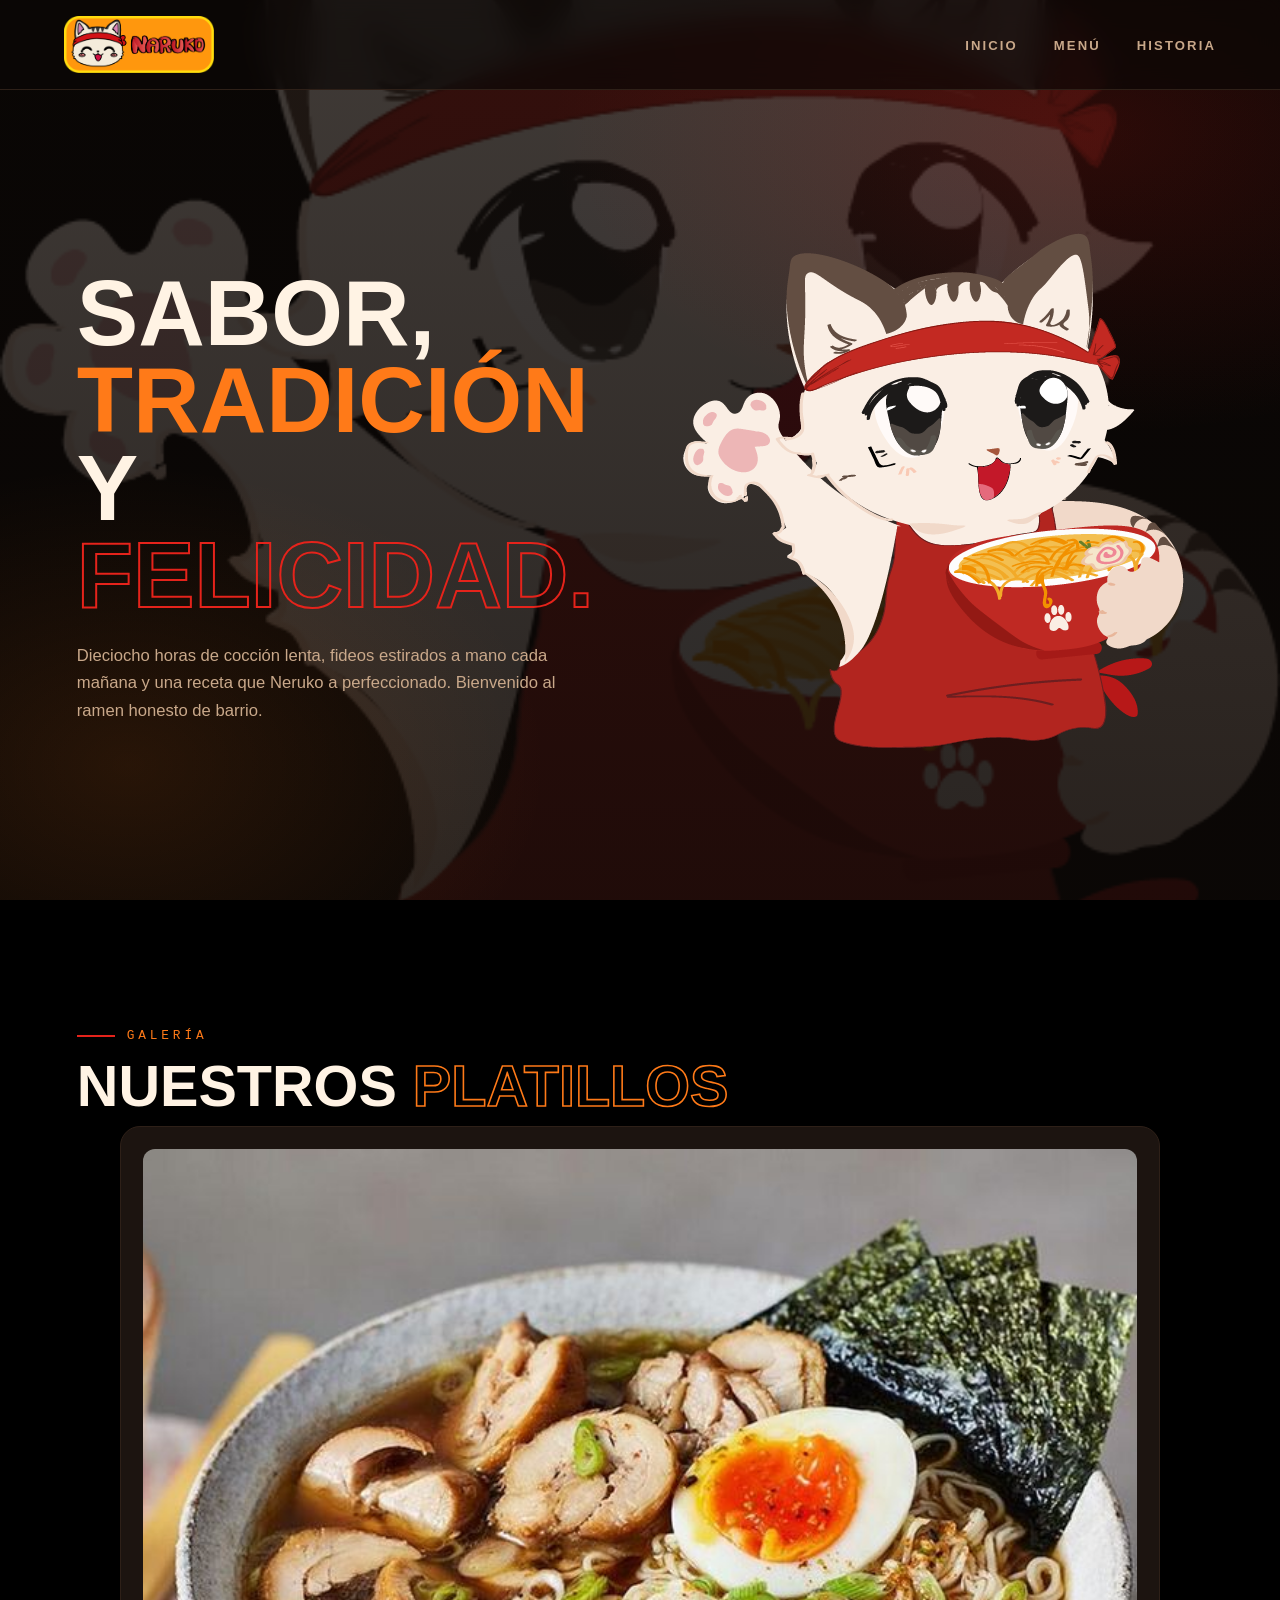
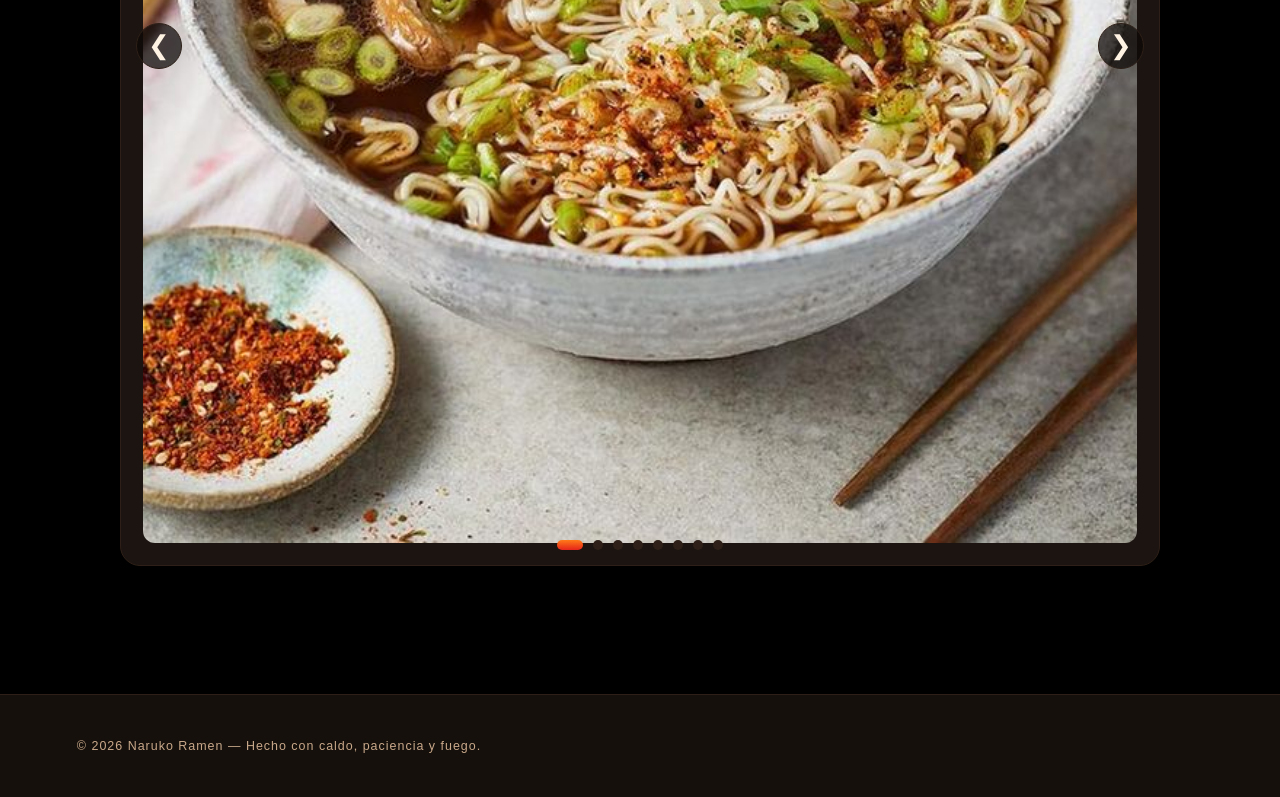
<file: index.html>
<!DOCTYPE html>
<html lang="es">
<head>
    <meta charset="UTF-8">
    <meta name="viewport" content="width=device-width, initial-scale=1.0">
    <title>Naruko</title>
    <link rel="stylesheet" href="estilo.css">
    <script src="ds.js" defer></script>
  
</head>
<body>

<!--  BARRA DE NAVEGACIÓN  -->
<!-- Barra fija superior: contiene el logo y el menú de enlaces -->
    <nav class="barra-navegacion">
        <!-- Logo de la página; al hacer clic lleva al inicio (#inicio) -->
        <a class="marca" href="#inicio">
        <img src="img/logo_final.png" alt="" width="150">
        </a>
        <!-- Botón hamburguesa: solo se ve en celulares, abre/cierra el menú -->
        <button class="boton-menu" id="botonMenu" aria-label="Abrir menú" aria-expanded="false">
            <span></span>
            <span></span>
            <span></span>
        </button>
        <!-- Lista de enlaces del menú. Cada uno lleva a una sección de la página -->
        <ul class="contenedor-enlaces" id="listaEnlaces">
            <li><a href="index.html">Inicio</a></li>
            <li><a href="menu.html">Menú</a></li>
            <li><a href="historia.html">Historia</a></li>

        </ul>
    </nav>

    <!-- Fondo oscuro que aparece detrás del menú en celulares.
         Sirve para cerrar el menú tocando afuera de él -->
    <div class="capa-menu" id="capaMenu"></div>

<!--  PORTADA (HERO)  -->
<!-- Es la primera pantalla que ve el usuario: título grande, descripción y botones -->
    <header class="portada" id="inicio">
        <div class="texto-portada">
            <!-- Texto decorativo japonés (queda vacío, se llena por CSS si se desea) -->
            <span class="texto-japones"></span>
            <!-- Título principal. <em> resalta en color y .texto-contorno crea texto con borde -->
            <h1>SABOR,<br><em>TRADICIÓN  </em> Y<br><span class="texto-contorno">FELICIDAD.</span></h1>
            <!-- Párrafo de bienvenida -->
            <p>Dieciocho horas de cocción lenta, fideos estirados a mano cada mañana y una receta que Neruko a perfeccionado. Bienvenido al ramen honesto de barrio.</p>
            <!-- Fila que agrupa los botones de llamada a la acción (CTA) -->

        </div>
        <!-- Capa visual decorativa de la mascota Neruko (lado derecho) -->
           <div class="capa-visual">
            <img src="img/neruko%20para%20la%20pagina.png" alt="Conoce a Neruko">
        </div>

    </header>

<!--  CARRUSEL DE PLATILLOS  -->
<!-- Muestra las fotos del menú una a la vez, con flechas y puntitos de navegación -->
    <section class="seccion bloque-carrusel" aria-label="Galería de platillos">
        <p class="etiqueta-seccion">GALERÍA</p>
        <h2 class="titulo-seccion">NUESTROS <em>PLATILLOS</em></h2>

        <div class="carrusel">
            <!-- Ventana que recorta: solo se ve la imagen actual -->
            <div class="ventana-carrusel">
                <!-- Fila deslizante: el JavaScript la mueve con transform -->
                <div class="pista-carrusel" id="pistaCarrusel">
                    <div class="imagen-carrusel"><img src="img/Shoyu%20Cl%C3%A1sico.jpg" alt="Shoyu Clásico"></div>
                    <div class="imagen-carrusel"><img src="img/Miso%20Robusto.jpg" alt="Miso Robusto"></div>
                    <div class="imagen-carrusel"><img src="img/Tonkotsu%20Kuro.jpg" alt="Tonkotsu Kuro"></div>
                    <div class="imagen-carrusel"><img src="img/Tantanmen%20Fuego.jpg" alt="Tantanmen Fuego"></div>
                    <div class="imagen-carrusel"><img src="img/Yuzu%20Shio.jpg" alt="Yuzu Shio"></div>
                    <div class="imagen-carrusel"><img src="img/Kinoku%20Veggie.jpg" alt="Kinoku Veggie"></div>
                    <div class="imagen-carrusel"><img src="img/Gyoza.jpg" alt="Gyoza"></div>
                    <div class="imagen-carrusel"><img src="img/Sushi.jpg" alt="Sushi"></div>
                </div>
            </div>

            <!-- Flechas laterales para cambiar de imagen -->
            <button class="boton-carrusel anterior" id="flechaAnterior" aria-label="Imagen anterior">&#10094;</button>
            <button class="boton-carrusel siguiente" id="flechaSiguiente" aria-label="Imagen siguiente">&#10095;</button>

            <!-- Puntitos indicadores: los crea el JavaScript -->
            <div class="puntos-carrusel" id="puntosCarrusel"></div>
        </div>
    </section>

<!--  PIE DE PÁGINA  -->
<!-- Cierre de la página: derechos de autor y redes sociales -->
    <footer class="pie-pagina">
        <!-- Texto de copyright. El año lo inserta JavaScript en el <span id="anio"> -->
        <p>© <span id="anio"></span> Naruko Ramen — Hecho con caldo, paciencia y fuego.</p>

        <!-- Enlaces a redes sociales (abren en pestaña nueva) -->
        <div class="redes-sociales">
    <a href="https://instagram.com/tu-usuario" target="_blank" rel="noopener" aria-label="Instagram">

    </a>
    <a href="https://tiktok.com/@tu-usuario" target="_blank" rel="noopener" aria-label="TikTok">

    </a>
    <a href="https://wa.me/51955550189" target="_blank" rel="noopener" aria-label="WhatsApp">

    </a>
</div>
    </footer>

</body>
</html>
</file>
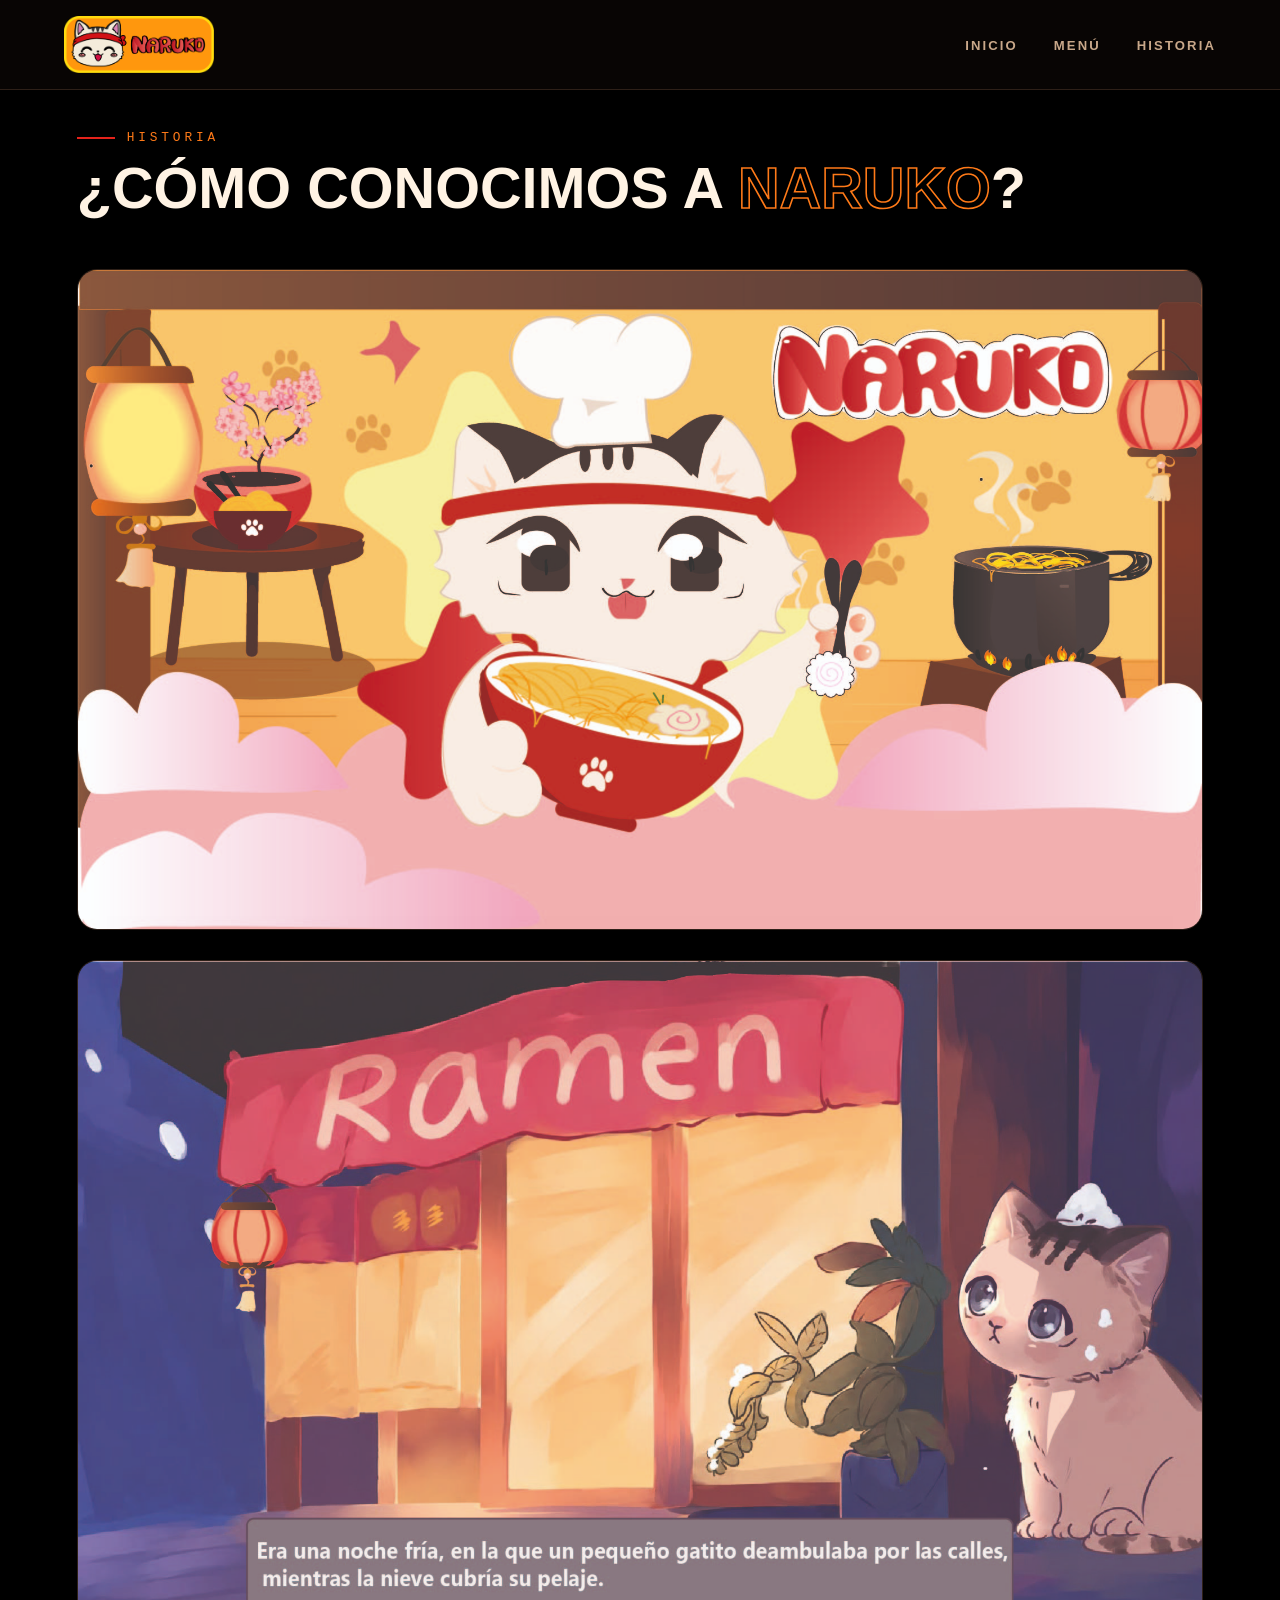
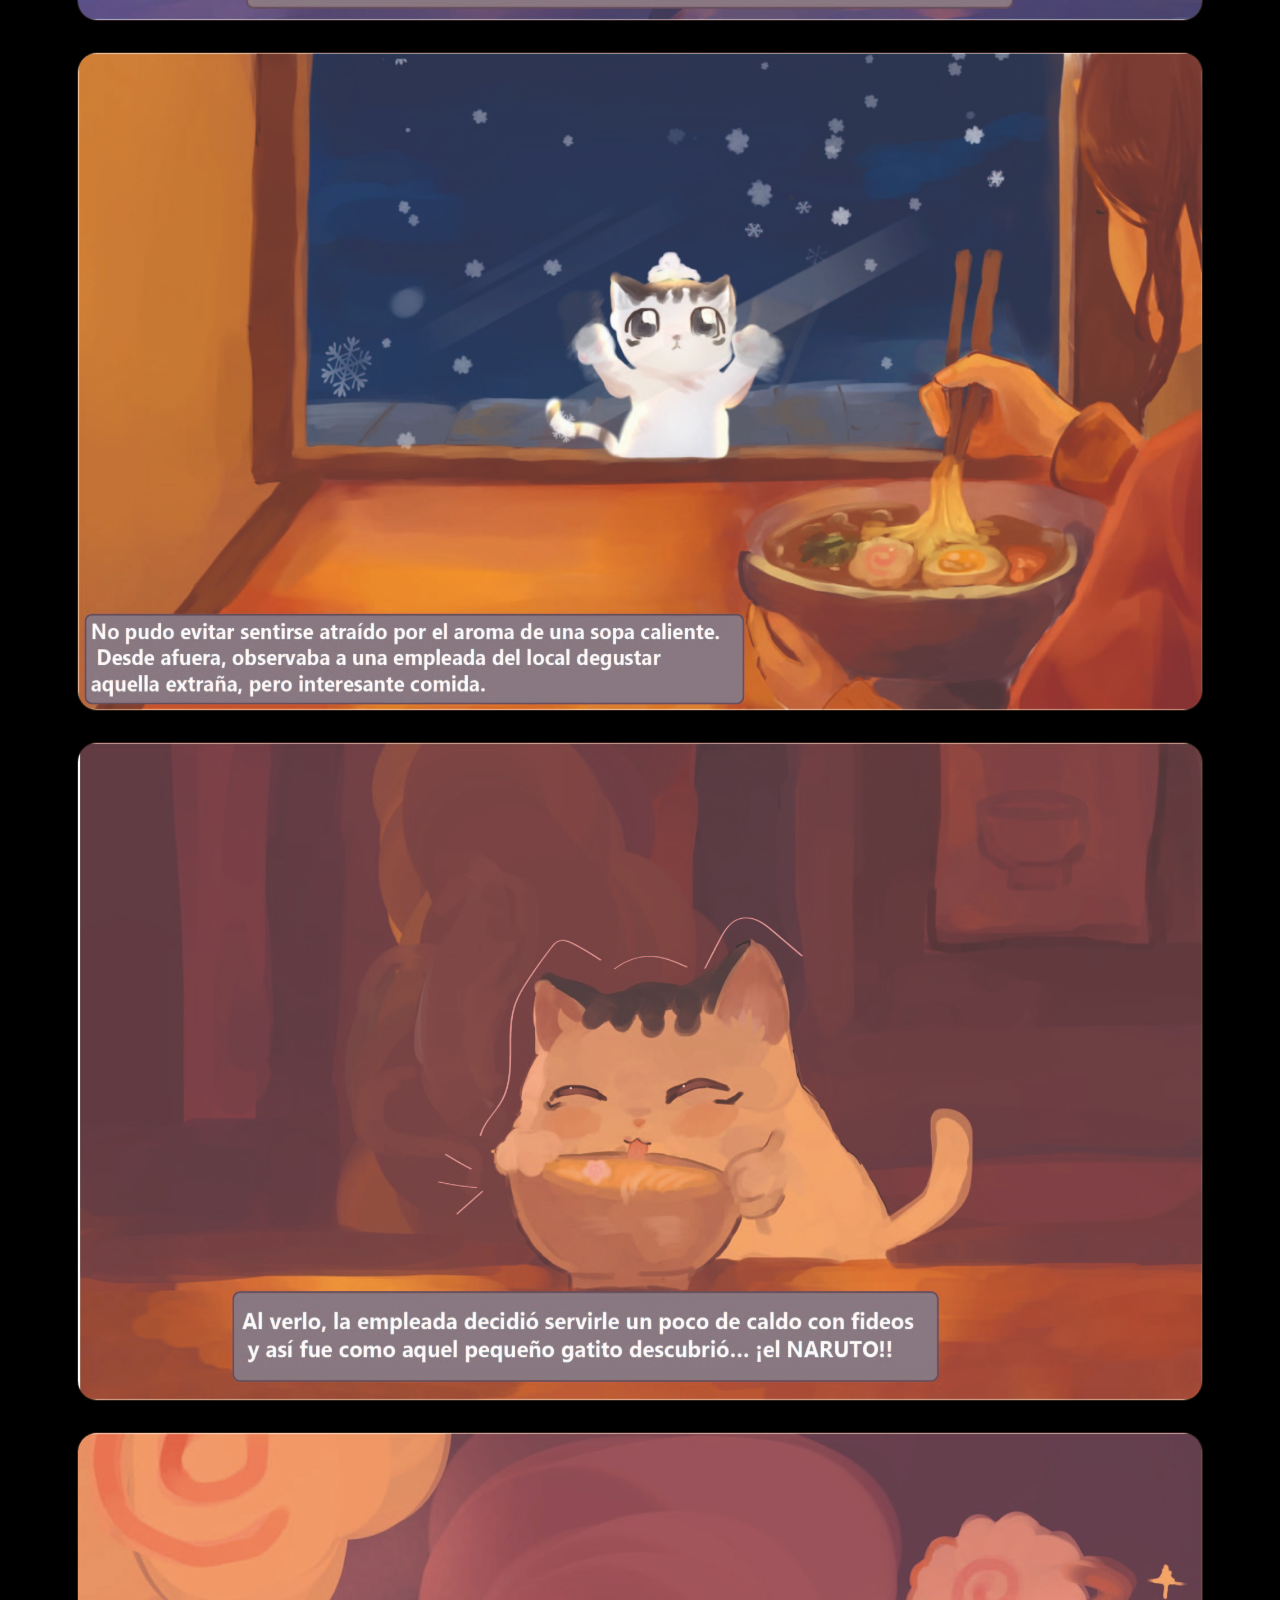
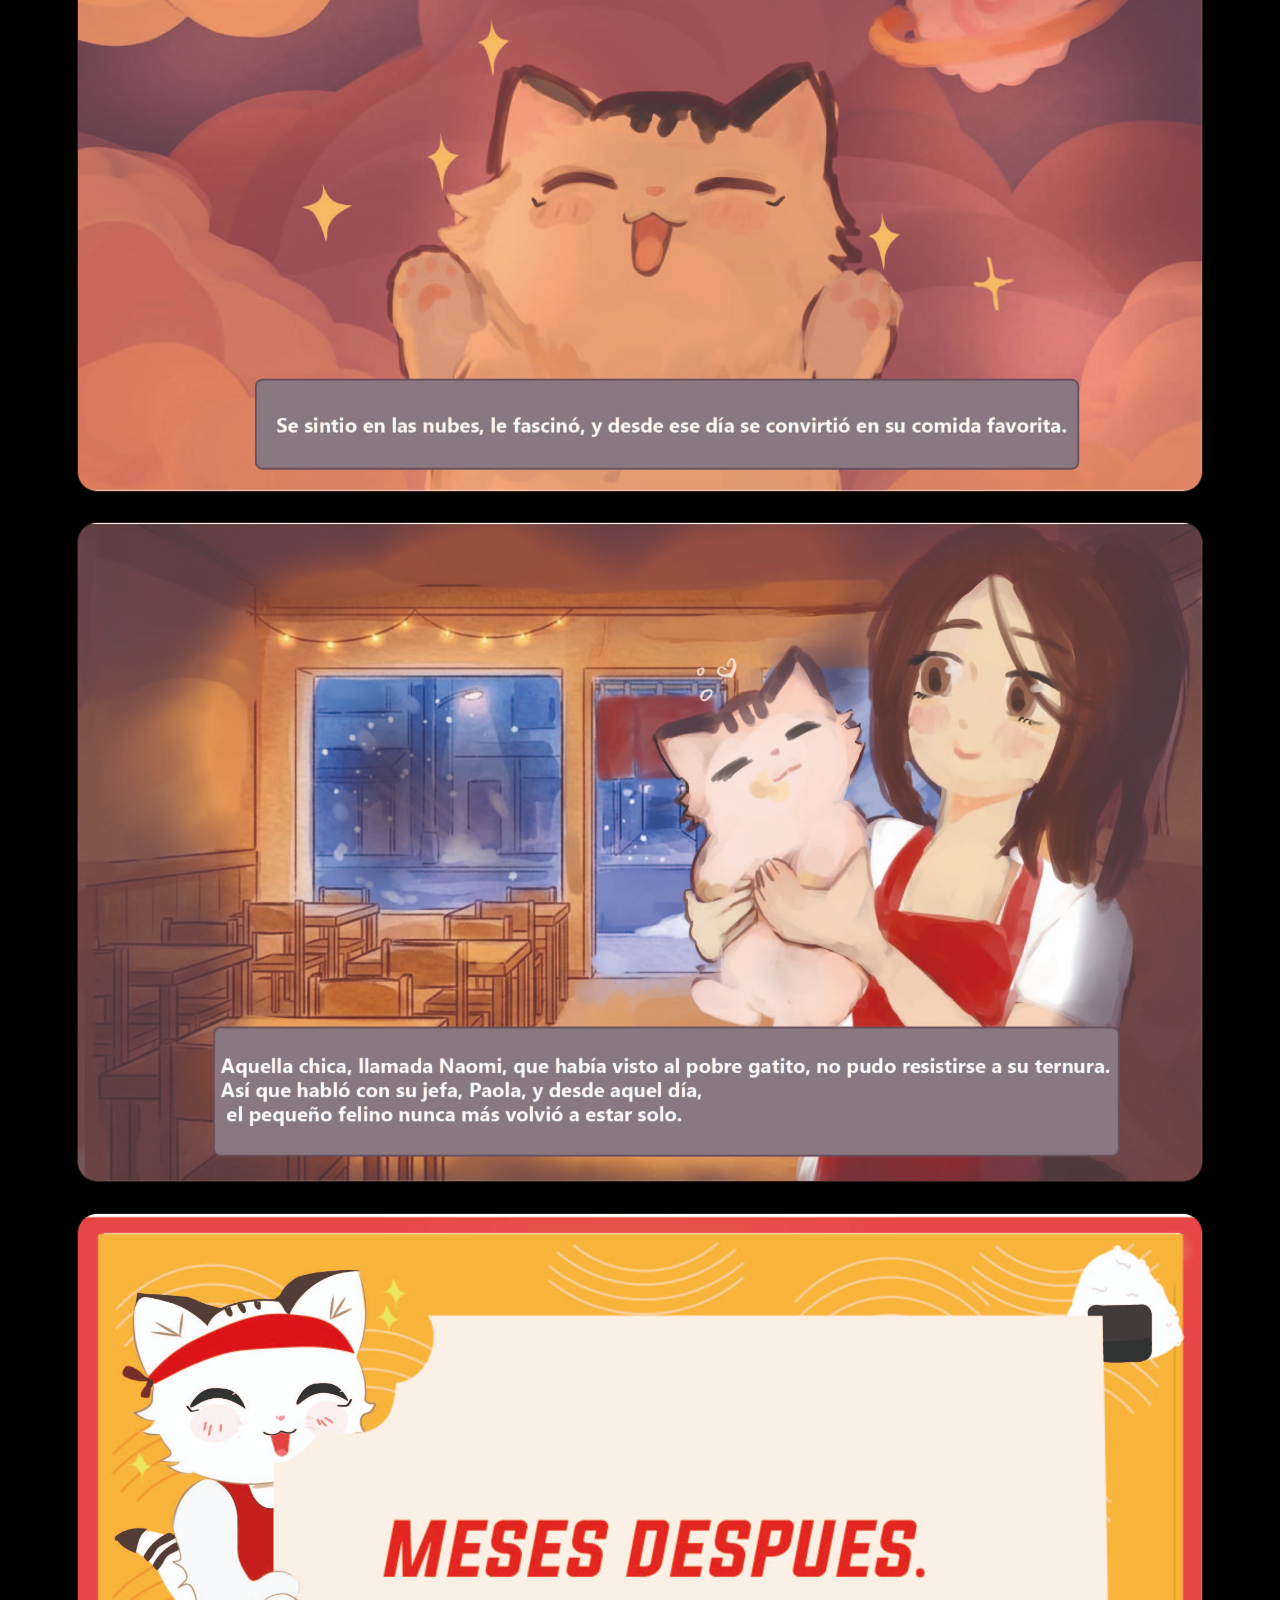
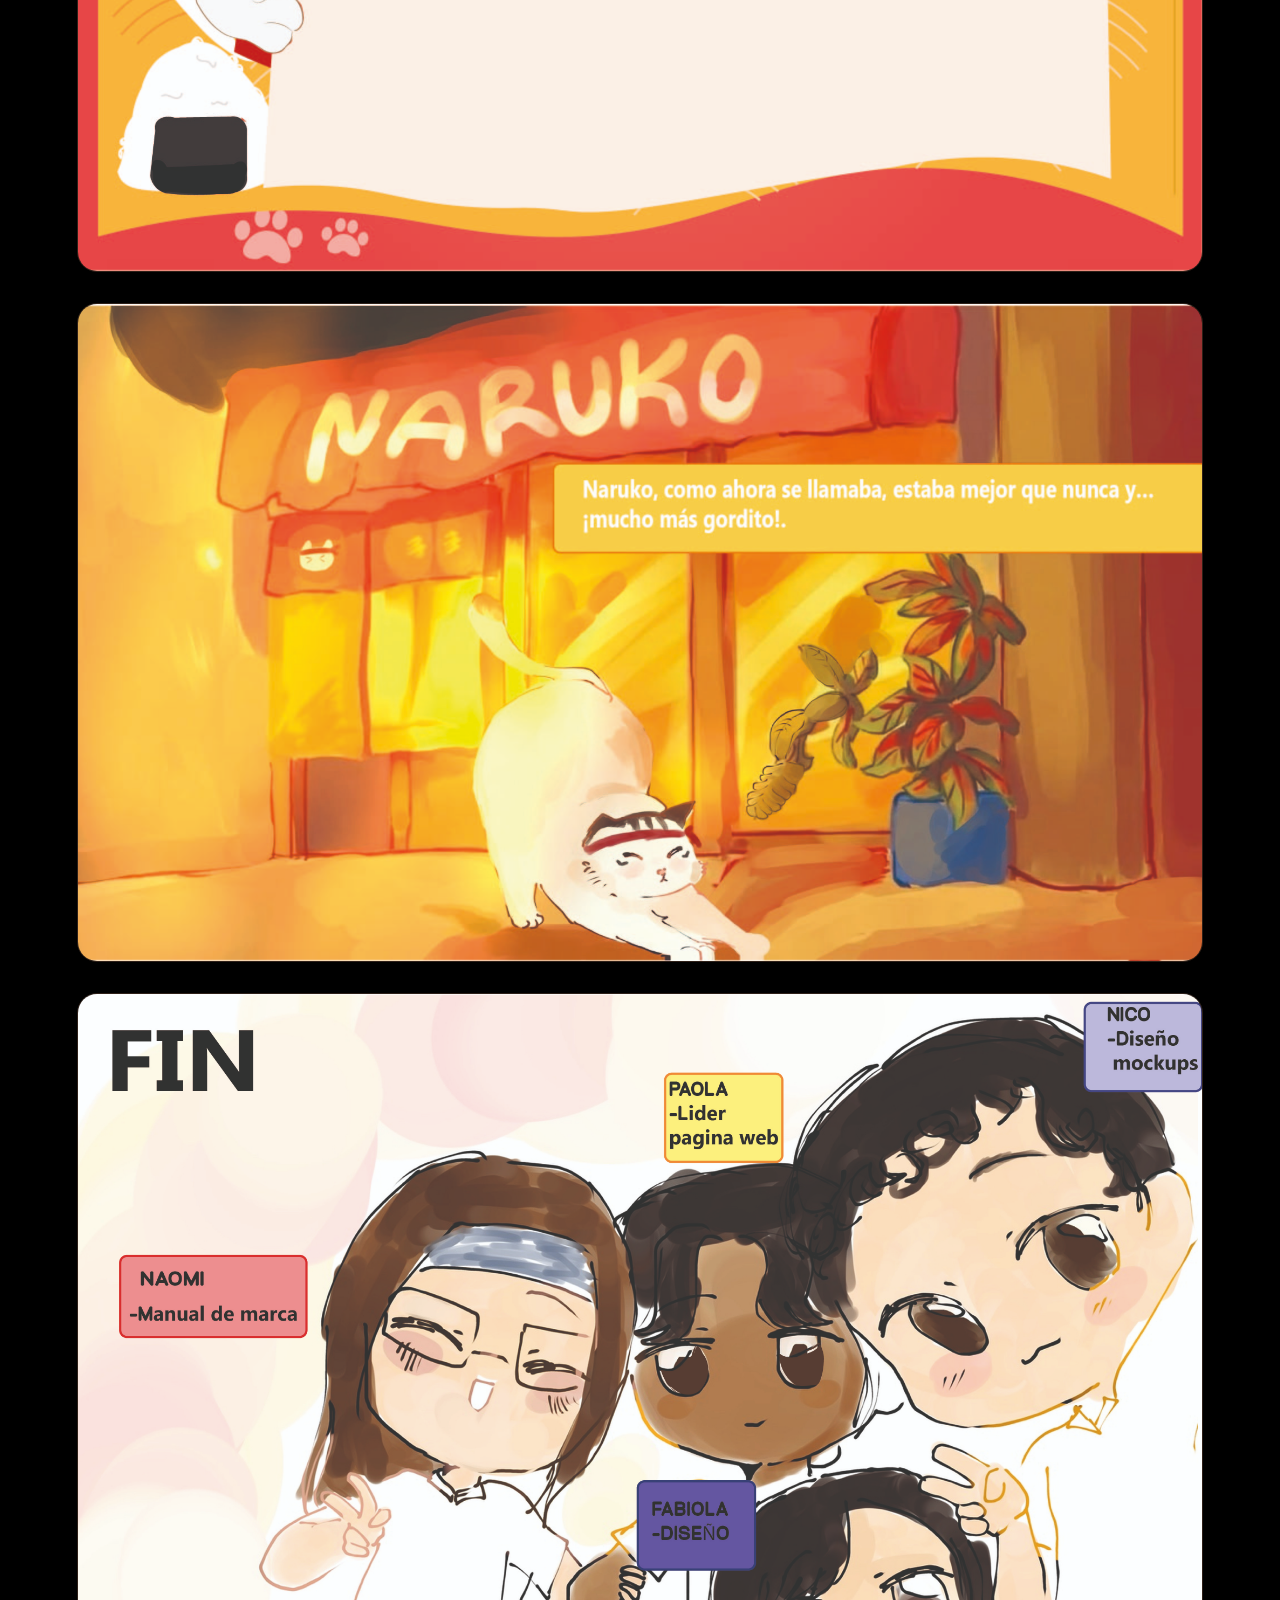
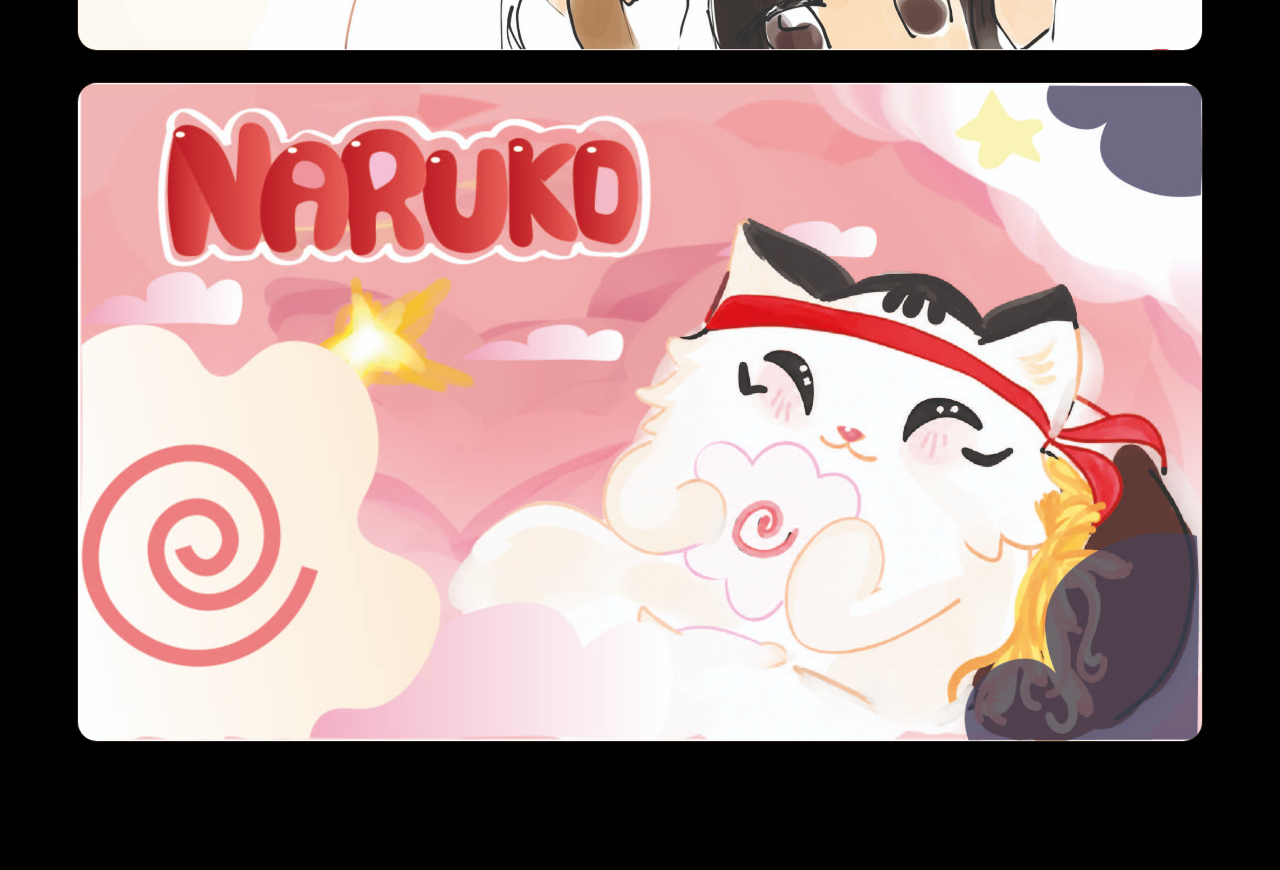
<file: historia.html>
<!DOCTYPE html>
<html lang="es">
<head>
    <meta charset="UTF-8">
    <meta name="viewport" content="width=device-width, initial-scale=1.0">
    <title>Historia</title>
    <link rel="stylesheet" href="estilo.css">
    <script src="ds.js" defer></script>
</head>
<body>
        <nav class="barra-navegacion">
        <!-- Logo de la página; al hacer clic lleva al inicio (#inicio) -->
        <a class="marca" href="index.html">
        <img src="img/logo_final.png" alt="" width="150">
        </a>
        <!-- Botón hamburguesa: solo se ve en celulares, abre/cierra el menú -->
        <button class="boton-menu" id="botonMenu" aria-label="Abrir menú" aria-expanded="false">
            <span></span>
            <span></span>
            <span></span>
        </button>
        <!-- Lista de enlaces del menú. Cada uno lleva a una sección de la página -->
        <ul class="contenedor-enlaces" id="listaEnlaces">
            <li><a href="index.html">Inicio</a></li>
            <li><a href="menu.html">Menú</a></li>
            <li><a href="historia.html">Historia</a></li>
        </ul>
    </nav>

    <!-- Fondo oscuro detrás del menú móvil: se cierra el menú tocando afuera -->
    <div class="capa-menu" id="capaMenu"></div>


    <!--  SECCIÓN HISTORIA  -->
    <!-- Título de la sección + las páginas del comic apiladas en columna -->
    <section class="seccion seccion-historia" id="historia">
        <!-- Etiqueta pequeña decorativa arriba del título -->
        <p class="etiqueta-seccion aparicion">Historia</p>
        <!-- Título de la sección -->
        <h1 class="titulo-seccion aparicion retraso-1">¿Cómo conocimos a <em>Naruko</em>?</h1>

        <!-- Contenedor de las páginas: en CSS se apilan en columna (vertical) -->
        <div class="pila-imagenes">
        
            <img class="imagen-destacada" src="img/Historia de Naruko-01.jpg.jpeg" alt="Página 1 del comic de Naruko">
  
            <img class="imagen-destacada" src="img/Historia de Naruko-02.jpg.jpeg" alt="Página 2 del comic de Naruko">
        
            <img class="imagen-destacada" src="img/Historia de Naruko-03.jpg.jpeg" alt="Página 3 del comic de Naruko">
          
            <img class="imagen-destacada" src="img/Historia de Naruko-04.jpg.jpeg" alt="Página 4 del comic de Naruko">
          
            <img class="imagen-destacada" src="img/Historia de Naruko-05.jpg.jpeg" alt="Página 5 del comic de Naruko">
         
            <img class="imagen-destacada" src="img/Historia de Naruko-06.jpg.jpeg" alt="Página 6 del comic de Naruko">
      
            <img class="imagen-destacada" src="img/Historia de Naruko-07.jpg.jpeg" alt="Página 7 del comic de Naruko">
     
            <img class="imagen-destacada" src="img/Historia de Naruko-9.jpg.jpeg" alt="Página 9 del comic de Naruko">
        
            <img class="imagen-destacada" src="img/Historia de Naruko-11.jpg.jpeg" alt="Página 10 del comic de Naruko">

            <img class="imagen-destacada" src="img/Historia de Naruko-08.jpg.jpeg" alt="Página 8 del comic de Naruko">
        </div>
    </section>

</body>
</html>
</file>
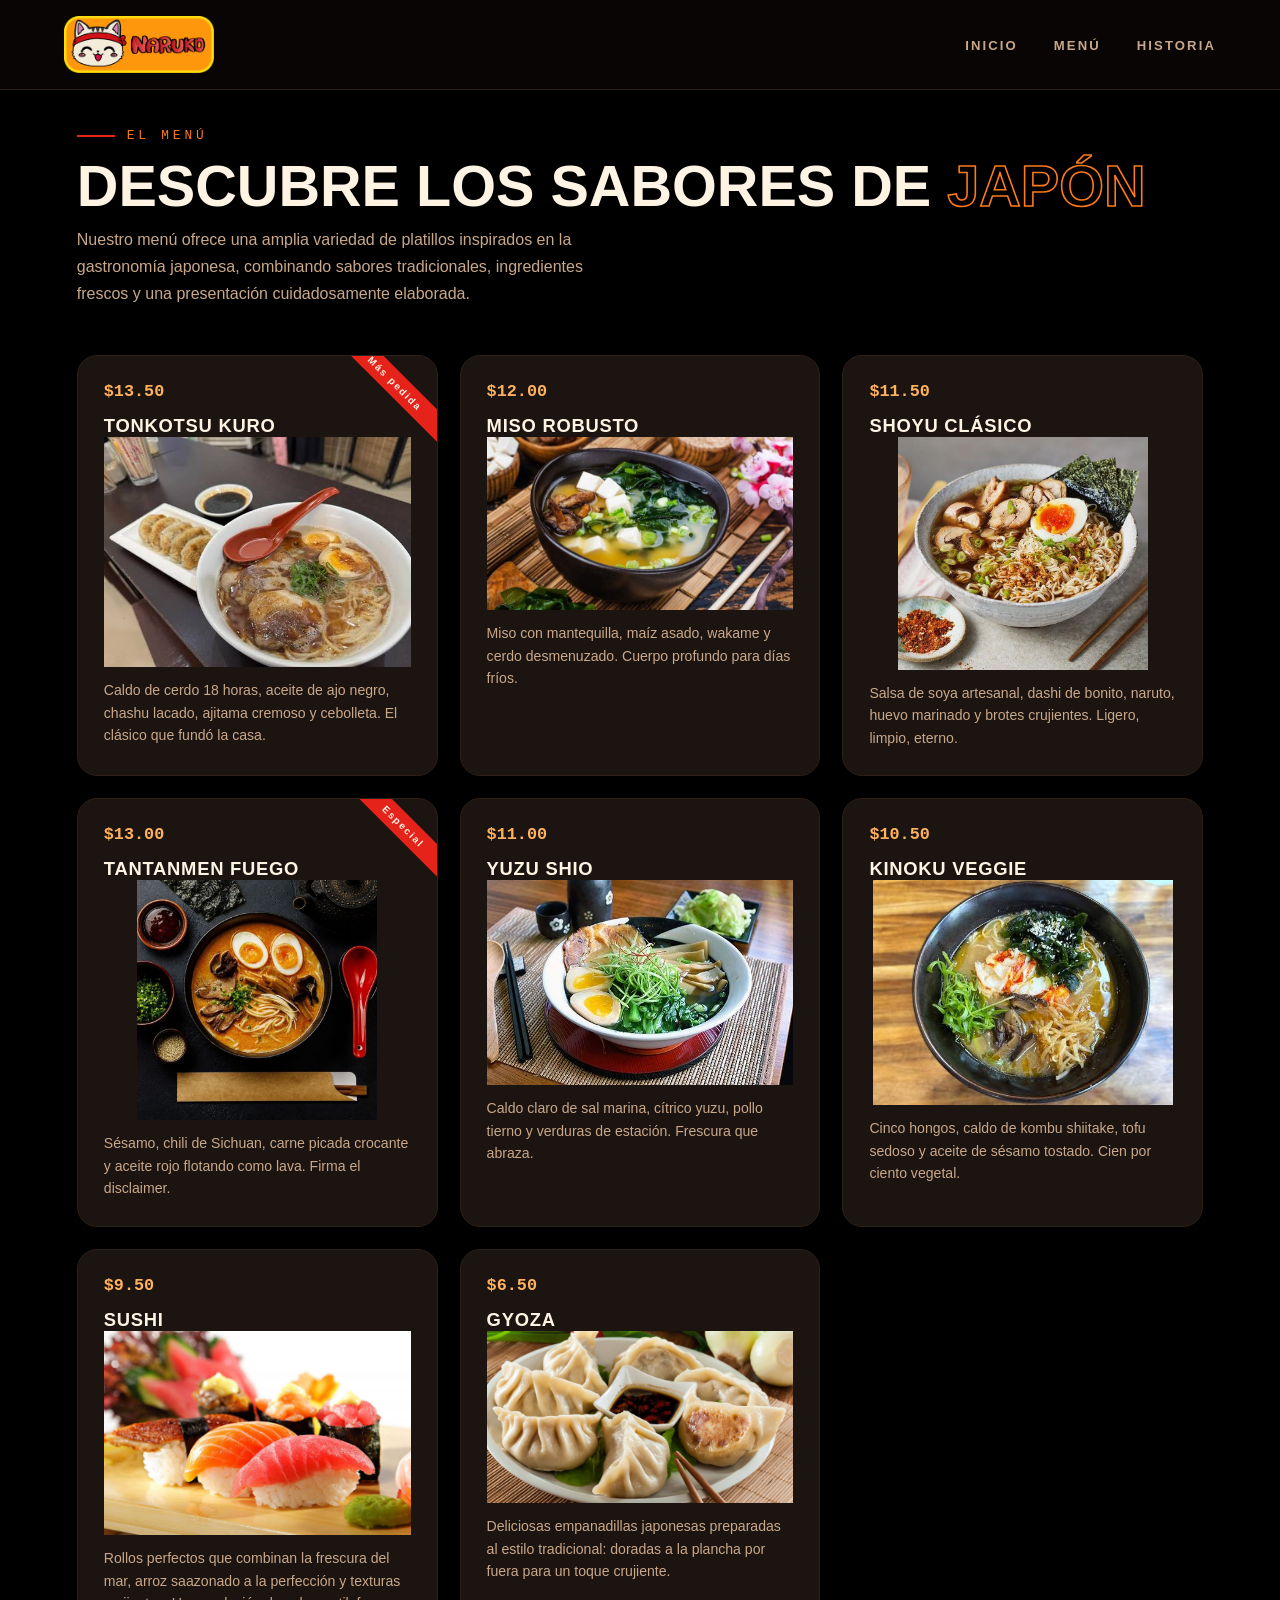
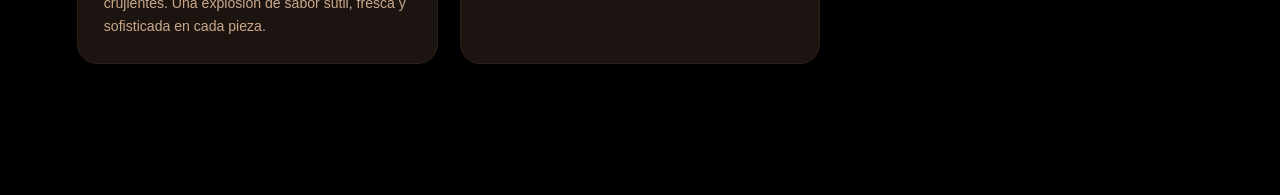
<file: menu.html>
<!DOCTYPE html>
<html lang="es">
<head>
    <meta charset="UTF-8">
    <meta name="viewport" content="width=device-width, initial-scale=1.0">
    <title>Menú</title>
    <link rel="stylesheet" href="estilo.css">
    <script src="ds.js" defer></script>
</head>
<body>

    <nav class="barra-navegacion">
        <!-- Logo de la página; al hacer clic lleva al inicio (#inicio) -->
        <a class="marca" href="index.html">
        <img src="img/logo_final.png" alt="" width="150">
        </a>
        <!-- Botón hamburguesa: solo se ve en celulares, abre/cierra el menú -->
        <button class="boton-menu" id="botonMenu" aria-label="Abrir menú" aria-expanded="false">
            <span></span>
            <span></span>
            <span></span>
        </button>
        <!-- Lista de enlaces del menú. Cada uno lleva a una sección de la página -->
        <ul class="contenedor-enlaces" id="listaEnlaces">
            <li><a href="index.html">Inicio</a></li>
            <li><a href="menu.html">Menú</a></li>
            <li><a href="historia.html">Historia</a></li>
        </ul>
    </nav>

    <!-- Fondo oscuro detrás del menú móvil: se cierra el menú tocando afuera -->
    <div class="capa-menu" id="capaMenu"></div>

    <!--  SECCIÓN MENÚ  -->
<!-- Muestra las tarjetas con cada platillo, precio, foto y descripción -->
    <section class="seccion" id="seccionMenu">
        <!-- Etiqueta pequeña decorativa arriba del título -->
        <p class="etiqueta-seccion aparicion">El menú</p>
        <!-- Título de la sección -->
        <h2 class="titulo-seccion aparicion retraso-1">Descubre los sabores de <em>Japón</em> </h2>
        <!-- Subtítulo descriptivo -->
        <p class="subtitulo-seccion aparicion retraso-2">Nuestro menú ofrece una amplia variedad de platillos inspirados en la gastronomía japonesa, combinando sabores tradicionales, ingredientes frescos y una presentación cuidadosamente elaborada.</p>



        <!-- Contenedor de las tarjetas del menú (la cuadrícula se arma en CSS) -->
        <div class="contenedor-tarjetas">

            <!-- TARJETA 1: platillo con etiqueta "Más pedida" -->
            <article class="tarjeta aparicion">
                <center><div class="etiqueta-destacada">Más pedida</div></center>
                <div class="tarjeta-cabecera">
                    <span class="precio">$13.50</span>
                </div>
                <h3>Tonkotsu Kuro</h3>
                <center><img src="img/Tonkotsu%20Kuro.jpg" alt="" width="320"></center>
                 <p>Caldo de cerdo 18 horas, aceite de ajo negro, chashu lacado, ajitama cremoso y cebolleta. El clásico que fundó la casa.</p>

            </article>

            <!-- TARJETA 2 -->
            <article class="tarjeta aparicion retraso-1">
                <div class="tarjeta-cabecera">
                    <span class="precio">$12.00</span>
                </div>
                <h3>Miso Robusto</h3>
                <center><img src="img/Miso%20Robusto.jpg" alt="" width="400" height="222"></center>
                <p>Miso con mantequilla, maíz asado, wakame y cerdo desmenuzado. Cuerpo profundo para días fríos.</p>

            </article>

            <!-- TARJETA 3 -->
            <article class="tarjeta aparicion retraso-2">
                <div class="tarjeta-cabecera">
                    <span class="precio">$11.50</span>
                </div>
                <h3>Shoyu Clásico</h3>
                <center><img src="img/Shoyu%20Cl%C3%A1sico.jpg" alt="" width="250"></center>
                <p>Salsa de soya artesanal, dashi de bonito, naruto, huevo marinado y brotes crujientes. Ligero, limpio, eterno.</p>

            </article>

            <!-- TARJETA 4: platillo con etiqueta "Especial" -->
            <article class="tarjeta aparicion retraso-1">
                <div class="etiqueta-destacada">Especial</div>
                <div class="tarjeta-cabecera">
                    <span class="precio">$13.00</span>
                </div>
                <h3>Tantanmen Fuego</h3>
                <center><img src="img/Tantanmen%20Fuego.jpg" alt="" width="240"></center>
               <p>Sésamo, chili de Sichuan, carne picada crocante y aceite rojo flotando como lava. Firma el disclaimer.</p>

            </article>

            <!-- TARJETA 5 -->
            <article class="tarjeta aparicion retraso-2">
                <div class="tarjeta-cabecera">
                    <span class="precio">$11.00</span>
                </div>
                <h3>Yuzu Shio</h3>
                <center><img src="img/Yuzu%20Shio.jpg" alt="" width="310"></center>
                <p>Caldo claro de sal marina, cítrico yuzu, pollo tierno y verduras de estación. Frescura que abraza.</p>
            </article>

            <!-- TARJETA 6 -->
            <article class="tarjeta aparicion retraso-3">
                <div class="tarjeta-cabecera">
                    <span class="precio">$10.50</span>
                </div>
                <h3>Kinoku Veggie</h3>
                <center><img src="img/Kinoku Veggie.jpg" alt="" width="300"></center>
                <p>Cinco hongos, caldo de kombu shiitake, tofu sedoso y aceite de sésamo tostado. Cien por ciento vegetal.</p>
            </article>

            <!-- TARJETA 7 -->
             <article class="tarjeta aparicion retraso-3">
                <div class="tarjeta-cabecera">
                    <span class="precio">$9.50</span>
                </div>
                <h3>Sushi</h3>
                <center><img src="img/Sushi.jpg" alt="" width="350"></center>
                <p>Rollos perfectos que combinan la frescura del mar, arroz saazonado a la perfección y texturas crujientes. Una explosión de sabor sutil, fresca y sofisticada en cada pieza.</p>
            </article>

            <!-- TARJETA 8 -->
             <article class="tarjeta aparicion retraso-3">
                <div class="tarjeta-cabecera">
                    <span class="precio">$6.50</span>
                </div>
                <h3>Gyoza</h3>
                <center><img src="img/Gyoza.jpg" alt="" width="350"></center>
                <p>Deliciosas empanadillas japonesas preparadas al estilo tradicional: doradas a la plancha por fuera para un toque crujiente.</p>
            </article>

        </div>
    </section>

</body>
</html>
</file>
<file: estilo.css>
/* 
   VARIABLES GLOBALES
   Guardan los colores principales del sitio para reutilizarlos
   en todo el CSS con var(--nombre)
*/
:root{
  --black:#000000;      /* negro puro: fondo general */
  --coal:#15100b;       /* marrón muy oscuro: fondos alternos */
  --panel:#1c1410;      /* fondo de las tarjetas */
  --line:#2e2018;       /* color de bordes y líneas */
  --red:#e5231b;        /* rojo principal (marca) */
  --red-deep:#a81410;   /* rojo oscuro */
  --orange:#ff7a18;     /* naranja de acento */
  --amber:#ffb25e;      /* ámbar (precios, detalles) */
  --ink:#fff3e4;        /* color del texto principal */
  --muted:#c9a88a;      /* color del texto secundario */
}

/*ESTILOS BASE */
/* Quita márgenes y paddings por defecto del navegador;
   border-box hace que padding y borde no agranden los elementos */
*{margin:0;padding:0;box-sizing:border-box}

/* Hace que al hacer clic en un enlace #seccion el scroll sea suave */
html{scroll-behavior:smooth}

/* Fondo negro, texto claro y fuente principal; evita scroll horizontal */
body{background:var(--black);color:var(--ink);font-family:'Syne',sans-serif;overflow-x:hidden}

/* Color de selección de texto */
::selection{background:var(--orange);color:var(--black)}

/* Personalización de la barra de scroll lateral */
::-webkit-scrollbar{width:10px}
::-webkit-scrollbar-track{background:var(--coal)}
::-webkit-scrollbar-thumb{background:linear-gradient(var(--red),var(--orange));border-radius:5px}

/* Las imágenes nunca sobresalen de su contenedor */
img{max-width:100%;height:auto;display:block}

/* BARRA DE NAVEGACIÓN*/
/* Barra fija arriba con fondo translúcido difuminado (efecto vidrio) */
.barra-navegacion{
  position:fixed;top:0;left:0;right:0;z-index:100;   /* siempre visible encima de todo */
  display:flex;align-items:center;justify-content:space-between;
  padding:16px clamp(20px,5vw,64px);                 /* clamp: se adapta al ancho de pantalla */
  background:rgba(12,8,6,.72);
  backdrop-filter:blur(14px);
  -webkit-backdrop-filter:blur(14px);   /* necesario para el difuminado en iPhone/iPad */
  border-bottom:1px solid var(--line);
}
/* Logo de la marca */
.marca{display:flex;align-items:center;gap:12px;text-decoration:none;color:var(--ink)}
.marca b{font-weight:800;font-size:1.05rem;letter-spacing:.14em}
.marca b i{color:var(--orange);font-style:normal}
/* Contenedor de los enlaces del menú */
.contenedor-enlaces{display:flex;gap:clamp(14px,3vw,36px);list-style:none}
.contenedor-enlaces a{color:var(--muted);text-decoration:none;font-size:.82rem;font-weight:600;letter-spacing:.16em;text-transform:uppercase;transition:color .25s}
.contenedor-enlaces a:hover{color:var(--orange)}

/* Botón hamburguesa: oculto en escritorio, se muestra en celular */
.boton-menu{
  display:none;
  flex-direction:column;
  justify-content:space-between;
  width:28px;height:20px;
  background:none;border:none;
  cursor:pointer;
  padding:0;
}
/* Las 3 rayitas del botón hamburguesa */
.boton-menu span{
  display:block;
  width:100%;height:3px;
  background:var(--ink);
  border-radius:2px;
  transition:transform .3s ease,opacity .3s ease;
}
/* Cuando el menú está abierto, las rayitas se transforman en una "X" */
.boton-menu[aria-expanded="true"] span:nth-child(1){transform:translateY(8.5px) rotate(45deg)}
.boton-menu[aria-expanded="true"] span:nth-child(2){opacity:0}
.boton-menu[aria-expanded="true"] span:nth-child(3){transform:translateY(-8.5px) rotate(-45deg)}

/* Capa oscura detrás del menú móvil: cubre la página y
   al tocarlo se cierra el menú (solo se activa en celulares) */
.capa-menu{
  position:fixed;inset:0;z-index:98;
  background:rgba(0,0,0,.6);
  opacity:0;visibility:hidden;pointer-events:none;
  transition:opacity .35s ease,visibility .35s ease;
}
.capa-menu.visible{opacity:1;visibility:visible;pointer-events:auto}

/* Bloquea el scroll de la página mientras el menú móvil está abierto */
body.sin-scroll{overflow:hidden}

/* PORTADA (HERO PRINCIPAL)*/
/* Ocupa casi toda la pantalla con imagen de fondo y degradados de color */
.portada{
  min-height:100vh;                                   /* respaldo para navegadores viejos */
  min-height:100svh;                                  /* altura real de la pantalla en celulares */
  display:grid;
  grid-template-columns:1fr;
  align-items:center;
  gap:32px;
  padding:140px clamp(20px,6vw,80px) 60px;
  background:
    radial-gradient(900px 500px at 85% 15%, rgba(229,35,27,.16), transparent 60%),  /* brillo rojo */
    radial-gradient(700px 500px at 10% 85%, rgba(255,122,24,.12), transparent 60%), /* brillo naranja */
    linear-gradient(rgba(12,8,6,.78), rgba(12,8,6,.88)),                            /* capa oscura para leer el texto */
    url("img/neruko%20para%20la%20pagina.png") center/cover no-repeat;              /* imagen de fondo */
}
/* Texto decorativo japonés */
.texto-portada .texto-japones{font-family:'Shippori Mincho',serif;color:var(--red);letter-spacing:.4em;font-size:clamp(.8rem,1.4vw,1rem);margin-bottom:14px;display:block}
/* Título grande que se adapta al tamaño de pantalla */
.texto-portada h1{font-size:clamp(2.4rem,7.2vw,6.2rem);font-weight:800;line-height:.95;text-transform:uppercase}
/* Palabra resaltada en naranja */
.texto-portada h1 em{font-style:normal;color:var(--orange)}
/* Palabra con letras "huecas" (borde rojo sin relleno) */
.texto-portada h1 .texto-contorno{color:transparent;-webkit-text-stroke:2px var(--red)}
/* Párrafo descriptivo */
.texto-portada p{margin-top:22px;max-width:52ch;color:var(--muted);font-size:clamp(.95rem,1.3vw,1.08rem);line-height:1.65}
/* Fila que contiene los botones */
.fila-botones{display:flex;gap:16px;margin-top:34px;flex-wrap:wrap}

/* BOTONES */
/* Estilo base de todos los botones (forma de píldora) */
.boton{
  display:inline-flex;align-items:center;justify-content:center;gap:10px;
  padding:15px 30px;border-radius:999px;font-weight:700;font-size:.86rem;
  letter-spacing:.14em;text-transform:uppercase;text-decoration:none;
  border:1.5px solid var(--orange);cursor:pointer;transition:all .28s ease;font-family:'Syne',sans-serif;
}
/* Botón relleno con degradado rojo-naranja y sombra */
.boton-solido{background:linear-gradient(120deg,var(--red),var(--orange));color:var(--ink);border-color:transparent;box-shadow:0 10px 32px -10px rgba(255,122,24,.55)}
.boton-solido:hover{transform:translateY(-3px);box-shadow:0 18px 42px -12px rgba(255,122,24,.65)}
/* Botón transparente con texto ámbar */
.boton-transparente{color:var(--amber)}
.boton-transparente:hover{background:rgba(255,122,24,.1);transform:translateY(-3px)}

/* Capa visual decorativa de la portada: oculta en celular */
.capa-visual{display:none}

/* SECCIONES GENERALES */
/* Espaciado interior común de todas las secciones.
   scroll-margin-top deja espacio al saltar desde el menú
   para que la barra fija no tape el título de la sección */
.seccion{padding:clamp(70px,10vw,130px) clamp(20px,6vw,80px);scroll-margin-top:90px}
/* Etiqueta pequeña naranja con rayita roja (ej. "El menú") */
.etiqueta-seccion{font-family:'Space Mono',monospace;color:var(--orange);font-size:.8rem;letter-spacing:.3em;text-transform:uppercase;display:flex;align-items:center;gap:12px}
.etiqueta-seccion::before{content:"";width:38px;height:2px;background:var(--red)}
/* Título grande de cada sección */
.titulo-seccion{font-size:clamp(2rem,4.6vw,3.6rem);font-weight:800;text-transform:uppercase;line-height:1.02;margin:14px 0 10px}
/* Palabra con letras huecas dentro del título */
.titulo-seccion em{font-style:normal;color:transparent;-webkit-text-stroke:1.6px var(--orange)}
/* Subtítulo gris cálido */
.subtitulo-seccion{color:var(--muted);max-width:60ch;line-height:1.7}

/*  CARRUSEL DE IMÁGENES */
/* Bloque general de la galería: .bloque-carrusel envuelve todo el carrusel */
/* Contenedor general: los botones y los puntos se colocan encima.
   max-width limita el ancho en pantallas grandes (laptop/PC) y
   margin:auto lo centra; así las imágenes no ocupan todo el ancho */
.carrusel{position:relative;max-width:1040px;margin-inline:auto}
/* Ventana que recorta lo que se ve: mientras una imagen está quieta,
   solo se ve su cuadro completo (las demás quedan recortadas afuera) */
.ventana-carrusel{
  overflow:hidden;border:1px solid var(--line);border-radius:20px;background:var(--panel);
}
/* Fila deslizante: se mueve con transform al cambiar de imagen */
.pista-carrusel{display:flex;transition:transform .5s ease}
/* Cada cuadro ocupa EXACTAMENTE todo el ancho (100%) para que
   siempre se vea 1 sola imagen por cuadro.
   El padding da el margen interior: la imagen no llega a los bordes
   y se ve más pequeña sin que se cuelen las imágenes vecinas */
.imagen-carrusel{min-width:100%;aspect-ratio:16/9;padding:clamp(10px,1.8vw,22px);display:grid;place-items:center;font-family:'Space Mono',monospace;color:var(--muted)}
/* La imagen llena su cuadro sin deformarse y con esquinas redondeadas */
.imagen-carrusel img{width:100%;height:100%;object-fit:cover;border-radius:12px}
/* Aviso que marca el espacio vacío: reemplázalo por tu <img> */
.espacio-reservado{
  display:grid;place-items:center;width:calc(100% - 40px);height:calc(100% - 40px);
  border:2px dashed var(--line);border-radius:14px;
  font-size:.85rem;letter-spacing:.28em;text-transform:uppercase;
}
/* Botones de flecha (anterior / siguiente) */
.boton-carrusel{
  position:absolute;top:50%;transform:translateY(-50%);
  width:46px;height:46px;border-radius:50%;
  background:rgba(12,8,6,.72);border:1px solid var(--line);color:var(--ink);
  font-size:1.6rem;line-height:1;cursor:pointer;
  display:grid;place-items:center;transition:all .25s ease;
}
.boton-carrusel:hover{background:var(--red);border-color:var(--red)}
.boton-carrusel.anterior{left:16px}
.boton-carrusel.siguiente{right:16px}
/* Puntos indicadores (uno por cada imagen) */
.puntos-carrusel{position:absolute;left:0;right:0;bottom:16px;display:flex;justify-content:center;gap:10px}
.punto-carrusel{
  width:10px;height:10px;border-radius:50%;border:none;padding:0;cursor:pointer;
  background:var(--line);transition:all .25s ease;
}
.punto-carrusel.activo{width:26px;border-radius:999px;background:linear-gradient(180deg,var(--orange),var(--red))}

/* TARJETAS DEL MENÚ */
/* Contenedor de tarjetas: se acomodan solas según el ancho */
.contenedor-tarjetas{display:grid;grid-template-columns:repeat(auto-fit,minmax(280px,1fr));gap:22px;margin-top:48px}
/* Cada tarjeta de platillo */
.tarjeta{
  background:var(--panel);border:1px solid var(--line);border-radius:20px;padding:26px;
  position:relative;overflow:hidden;transition:transform .3s ease,border-color .3s ease;
}
/* Resplandor naranja que aparece arriba al pasar el mouse */
.tarjeta::before{content:"";position:absolute;inset:0;background:radial-gradient(400px 160px at 50% -40%,rgba(255,122,24,.18),transparent);opacity:0;transition:opacity .3s}
/* Efecto al pasar el mouse: la tarjeta sube y el borde se pone rojo */
.tarjeta:hover{transform:translateY(-8px);border-color:var(--red)}
.tarjeta:hover::before{opacity:1}
/* Parte superior de la tarjeta donde va el precio */
.tarjeta-cabecera{display:flex;justify-content:space-between;align-items:center;margin-bottom:14px}
/* Icono cuadrado con degradado (no se usa en el HTML actual) */
.icono-tarjeta{
  width:54px;height:54px;border-radius:14px;display:grid;place-items:center;
  background:linear-gradient(135deg,var(--red),var(--orange));
  box-shadow:0 8px 24px -8px rgba(255,60,20,.6);
}
.icono-tarjeta img{width:30px;height:30px;display:block;object-fit:cover}
/* Precio en fuente monoespaciada y color ámbar */
.precio{font-family:'Space Mono',monospace;font-weight:700;color:var(--amber);font-size:1.05rem}
/* Nombre del platillo */
.tarjeta h3{font-size:1.15rem;font-weight:800;text-transform:uppercase;letter-spacing:.04em}
.tarjeta h3 small{display:block;font-family:'Shippori Mincho',serif;color:var(--red);font-size:.72rem;letter-spacing:.3em;margin-top:4px}
/* Descripción del platillo */
.tarjeta p{color:var(--muted);font-size:.88rem;line-height:1.6;margin-top:12px;min-height:66px}
/* Nivel de picante: circulitos que se encienden (no se usa actualmente) */
.nivel-picante{display:flex;gap:5px;margin-top:14px}
.nivel-picante i{width:14px;height:14px;border-radius:50%;background:var(--line)}
.nivel-picante i.activo{background:linear-gradient(180deg,var(--orange),var(--red))}
/* Etiqueta esquinada "Más pedida"/"Especial" (cinta diagonal) */
.etiqueta-destacada{position:absolute;top:16px;right:-34px;transform:rotate(45deg);background:var(--red);color:var(--ink);font-size:.62rem;font-weight:800;letter-spacing:.18em;padding:6px 40px}

/*  SECCIÓN HISTORIA */
/* (La historia usa las clases generales: etiqueta-seccion, titulo-seccion, subtitulo-seccion) */

/*  PÁGINAS DEL COMIC EN COLUMNA (HISTORIA) */
/* La sección de historia necesita más espacio arriba para que
   el título no quede tapado por la barra de navegación fija */
.seccion-historia{padding-top:130px}

/* Contenedor de las páginas: apila las imágenes UNA DEBAJO DE OTRA.
   flex-direction:column es lo que las coloca en línea vertical
   (página 1 arriba, página 2 abajo, página 3 más abajo, etc.) */
.pila-imagenes{
  display:flex;
  flex-direction:column;              /* vertical: una debajo de otra */
  align-items:center;                  /* cada imagen queda centrada */
  gap:clamp(18px,2.4vw,34px);        /* espacio entre una página y la otra */
  width:100%;
  margin-top:clamp(30px,4vw,54px);
}
/* La imagen: toma todo el ancho disponible y nunca crece más de 1200px */
.imagen-destacada{
  display:block;
  width:100%;
  max-width:1200px;
  height:auto;
  border-radius:20px;
  border:1px solid var(--line);
  background:var(--panel);
  box-shadow:0 30px 70px -30px rgba(0,0,0,.9);
}

/*PIE DE PÁGINA */
.pie-pagina{border-top:1px solid var(--line);padding:44px clamp(20px,6vw,80px);display:flex;justify-content:space-between;align-items:center;gap:20px;flex-wrap:wrap;background:var(--coal)}
.pie-pagina p{color:var(--muted);font-size:.78rem;letter-spacing:.08em}
/* Enlaces de redes sociales */
.redes-sociales{display:flex;gap:16px;align-items:center}

/*  El contenido se muestra siempre visible (sin animación al hacer scroll) */
.aparicion{opacity:1;transform:none}
/* Retrasos para que los elementos aparezcan escalonados */
.retraso-1{transition-delay:.1s}
.retraso-2{transition-delay:.2s}
.retraso-3{transition-delay:.3s}

/* Animación de pulso (latido) usada por el pin del mapa */
@keyframes pulso{50%{opacity:.35}}

/*  DISEÑO RESPONSIVO — TABLET Y ESCRITORIO (768px o más)*/
@media(min-width:768px){
  .portada{grid-template-columns:1.05fr .95fr}   /* portada en 2 columnas: texto + imagen */
  .capa-visual{display:block}                    /* muestra la imagen de Neruko */
}

/* DISEÑO RESPONSIVO — CELULAR (menos de 768px) */
@media(max-width:767px){
  /* Aparece el botón hamburguesa (position:relative sirve para
     la zona táctil extra del ::after de abajo) */
  .boton-menu{display:flex;position:relative}
  /* Zona táctil invisible más grande alrededor del botón,
     para que sea fácil de presionar con el dedo */
  .boton-menu::after{content:"";position:absolute;inset:-12px}
  /* El menú se convierte en un panel desplegable a todo el ancho,
     que baja desde la barra superior (estilo barra de navegación móvil) */
  .contenedor-enlaces{
     position:absolute;top:100%;left:0;right:0;   /* justo debajo de la barra */
     flex-direction:column;align-items:flex-start;
     gap:18px;
     /* respeta la barra inferior de gestos del celular (iPhone) */
     padding:26px 32px calc(26px + env(safe-area-inset-bottom));
     background:rgba(21,16,11,.97);
     backdrop-filter:blur(16px);
     -webkit-backdrop-filter:blur(16px);
     border-bottom:1px solid var(--line);
     box-shadow:0 30px 60px -24px rgba(0,0,0,.75); /* sombra para separarlo del fondo */
     transform:translateY(-140%);               /* escondido por encima de la barra */
     visibility:hidden;                         /* no se puede tocar mientras está oculto */
     transition:transform .38s ease,visibility .38s;
     z-index:99;
  }
  /* Cuando JavaScript agrega la clase "abierto", el panel baja */
  .contenedor-enlaces.abierto{transform:translateY(0);visibility:visible}
  /* Enlaces más grandes y con más área de toque (fáciles de presionar) */
  .contenedor-enlaces a{font-size:1.1rem;padding:4px 0}
  .portada{padding-top:120px}
  .texto-portada h1{font-size:clamp(2.2rem,10vw,4rem)}  /* título más chico en celular */
  /* Las páginas del comic quedan más pegadas y con esquinas suaves */
  .seccion-historia{padding-top:100px}
  .pila-imagenes{gap:16px}
  .imagen-destacada{border-radius:12px}
}
</file>
